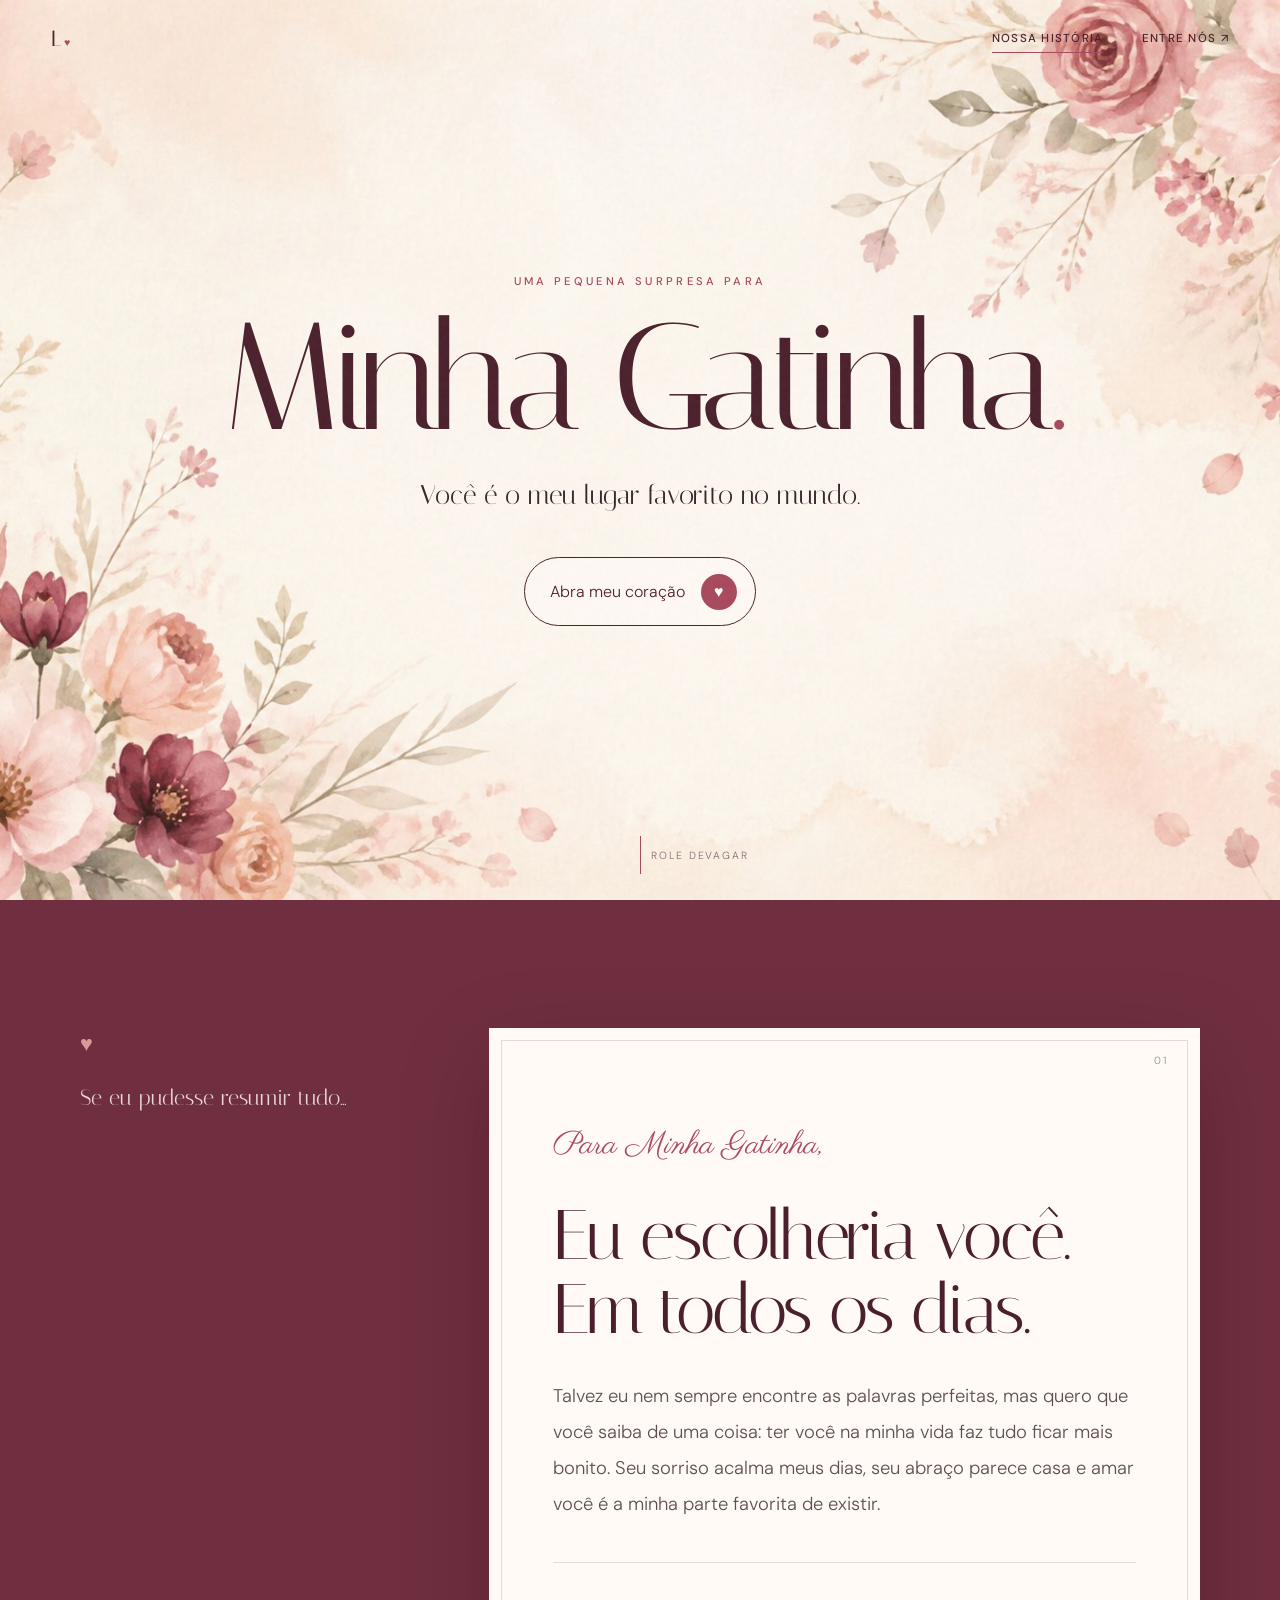
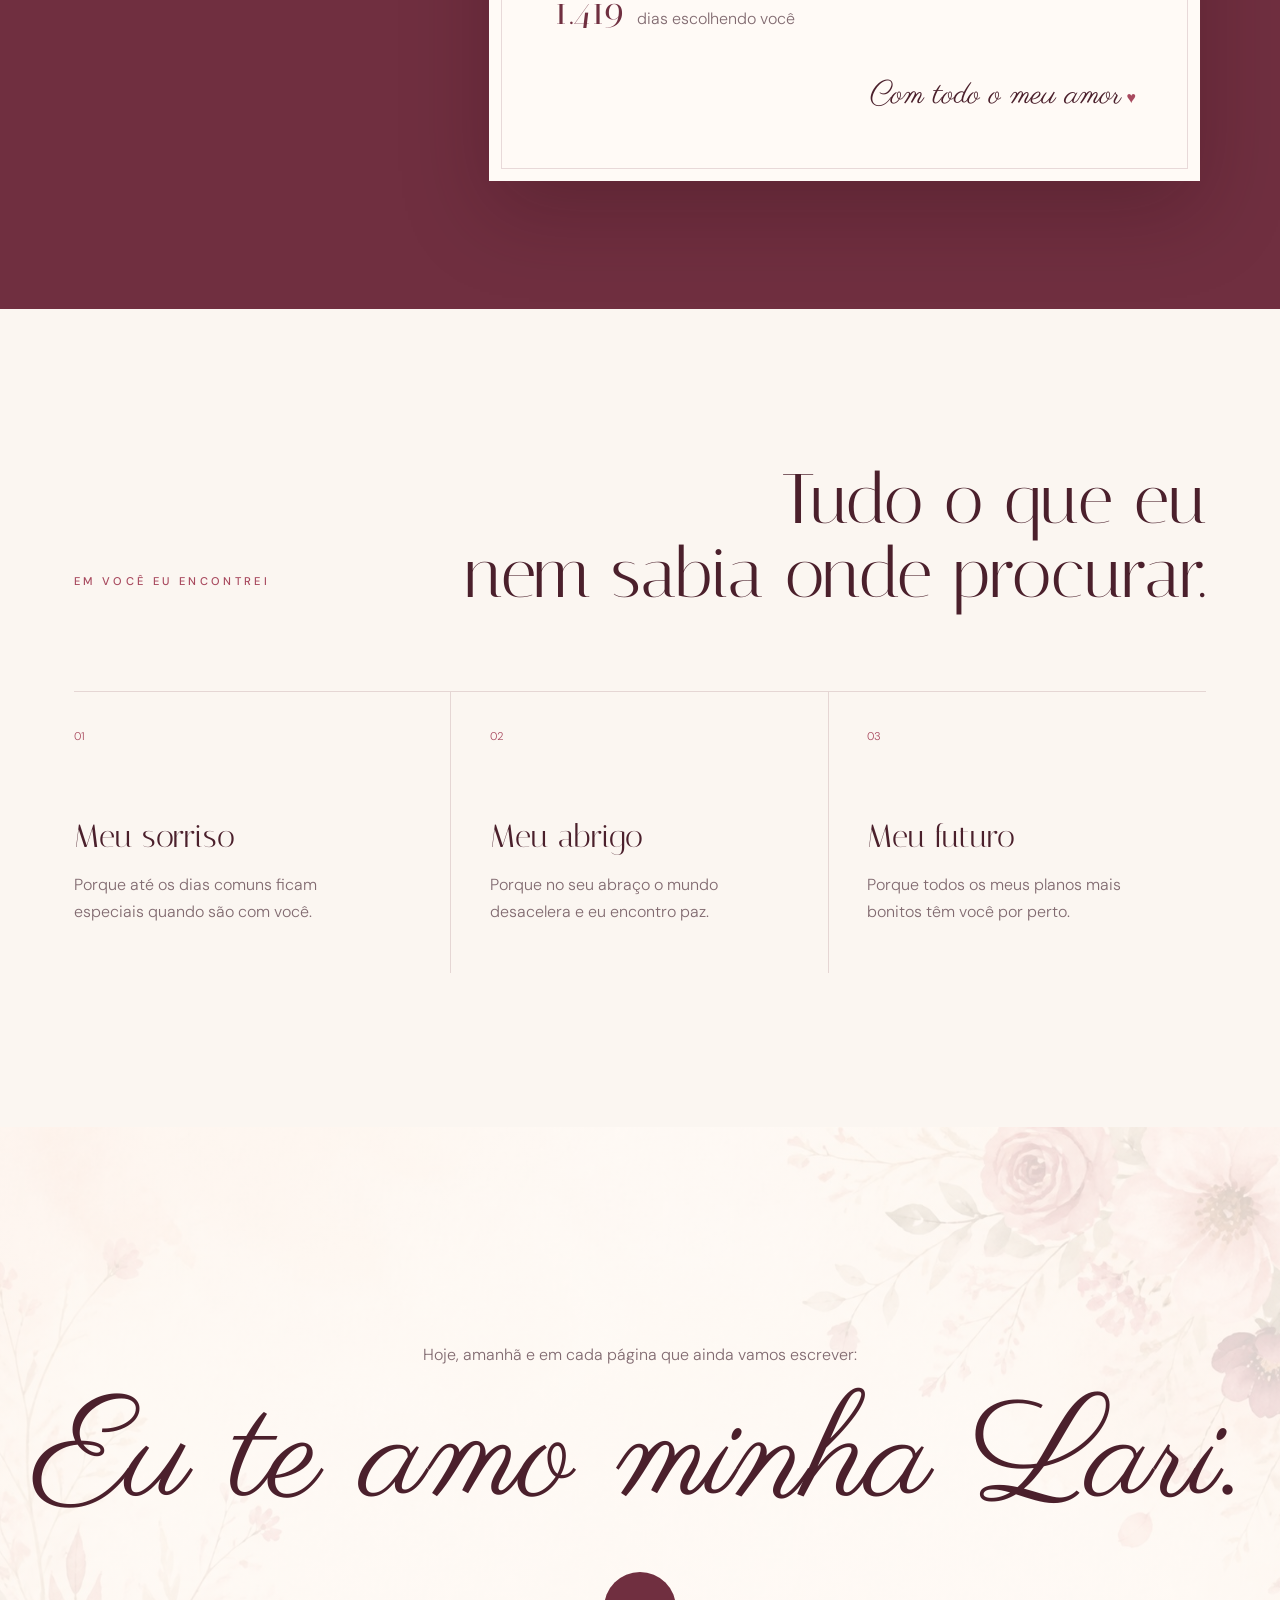
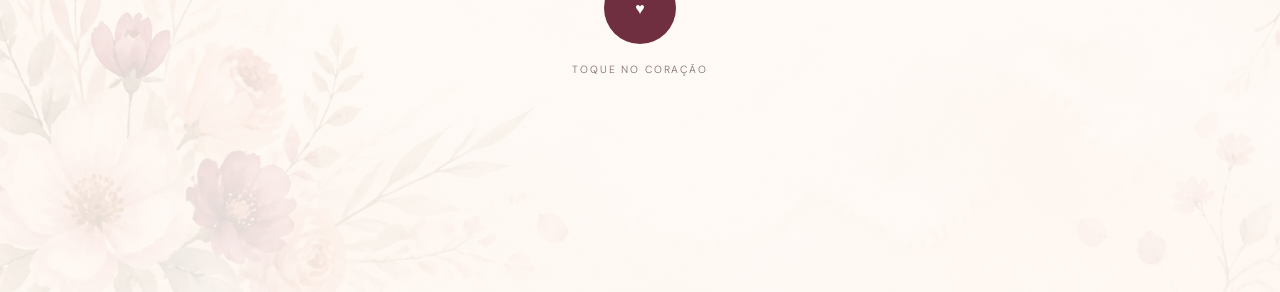
<file: index.html>
<!DOCTYPE html>
<html lang="pt-BR">
<head>
    <meta charset="UTF-8">
    <meta name="viewport" content="width=device-width, initial-scale=1.0">
    <meta name="theme-color" content="#f8eee9">
    <meta name="description" content="Uma pequena declaração para um grande amor.">
    <title>Para Minha Gatinha, com amor</title>
    <link rel="preconnect" href="https://fonts.googleapis.com">
    <link rel="preconnect" href="https://fonts.gstatic.com" crossorigin>
    <link href="https://fonts.googleapis.com/css2?family=DM+Sans:wght@300;400;500&family=Italiana&family=Parisienne&display=swap" rel="stylesheet">
    <link rel="stylesheet" href="assets/style.css">
</head>
<body>
    <div class="grain" aria-hidden="true"></div>

    <nav class="site-nav" aria-label="Navegação principal">
        <a class="site-nav__brand" href="index.html" aria-label="Página inicial">L<span>♥</span></a>
        <div class="site-nav__links">
            <a class="is-active" href="index.html" aria-current="page">Nossa história</a>
            <a href="jogo.html?v=5">Entre Nós <span aria-hidden="true">↗</span></a>
        </div>
    </nav>

    <main>
        <section class="hero" aria-labelledby="titulo-principal">
            <div class="hero__content">
                <p class="eyebrow reveal">Uma pequena surpresa para</p>
                <h1 id="titulo-principal" class="reveal reveal--delay-1">Minha Gatinha<span class="ponto">.</span></h1>
                <p class="hero__phrase reveal reveal--delay-2">Você é o meu lugar favorito no mundo.</p>

                <button class="love-button reveal reveal--delay-3" type="button" data-open-letter aria-controls="carta" aria-expanded="false">
                    <span>Abra meu coração</span>
                    <span class="love-button__heart" aria-hidden="true">♥</span>
                </button>
            </div>

            <div class="scroll-hint reveal reveal--delay-3" aria-hidden="true">
                <span></span>
                role devagar
            </div>
        </section>

        <section id="carta" class="letter-section" aria-labelledby="titulo-carta">
            <div class="letter-wrap">
                <div class="letter-intro observe">
                    <span class="tiny-heart" aria-hidden="true">♥</span>
                    <p>Se eu pudesse resumir tudo...</p>
                </div>

                <article class="letter observe">
                    <span class="letter__number" aria-hidden="true">01</span>
                    <p class="letter__to">Para Minha Gatinha,</p>
                    <h2 id="titulo-carta">Eu escolheria você.<br>Em todos os dias.</h2>
                    <p class="letter__text">Talvez eu nem sempre encontre as palavras perfeitas, mas quero que você saiba de uma coisa: ter você na minha vida faz tudo ficar mais bonito. Seu sorriso acalma meus dias, seu abraço parece casa e amar você é a minha parte favorita de existir.</p>

                    <div class="counter" data-start-date="2023-01-16" aria-label="Tempo juntos">
                        <strong data-days-together>1.324</strong>
                        <span>dias escolhendo você</span>
                    </div>

                    <p class="signature">Com todo o meu amor<span>♥</span></p>
                </article>
            </div>
        </section>

        <section class="reasons" aria-label="O que você significa para mim">
            <div class="reasons__heading observe">
                <p class="eyebrow">Em você eu encontrei</p>
                <h2>Tudo o que eu<br>nem sabia onde procurar.</h2>
            </div>

            <div class="reasons__grid">
                <article class="reason observe">
                    <span>01</span>
                    <h3>Meu sorriso</h3>
                    <p>Porque até os dias comuns ficam especiais quando são com você.</p>
                </article>
                <article class="reason observe">
                    <span>02</span>
                    <h3>Meu abrigo</h3>
                    <p>Porque no seu abraço o mundo desacelera e eu encontro paz.</p>
                </article>
                <article class="reason observe">
                    <span>03</span>
                    <h3>Meu futuro</h3>
                    <p>Porque todos os meus planos mais bonitos têm você por perto.</p>
                </article>
            </div>
        </section>

        <section class="finale" aria-label="Declaração final">
            <div class="finale__content observe">
                <p>Hoje, amanhã e em cada página que ainda vamos escrever:</p>
                <h2>Eu te amo minha Lari.</h2>
                <button class="heart-pulse" type="button" data-heart aria-label="Enviar um coração">
                    <span aria-hidden="true">♥</span>
                </button>
                <small>Toque no coração</small>
            </div>
        </section>
    </main>

    <div class="heart-toast" role="status" aria-live="polite">
        <span class="heart-toast__icon" aria-hidden="true">♥</span>
        <span>Esse coração é todo seu</span>
    </div>
    <script src="assets/script.js"></script>
</body>
</html>
</file>
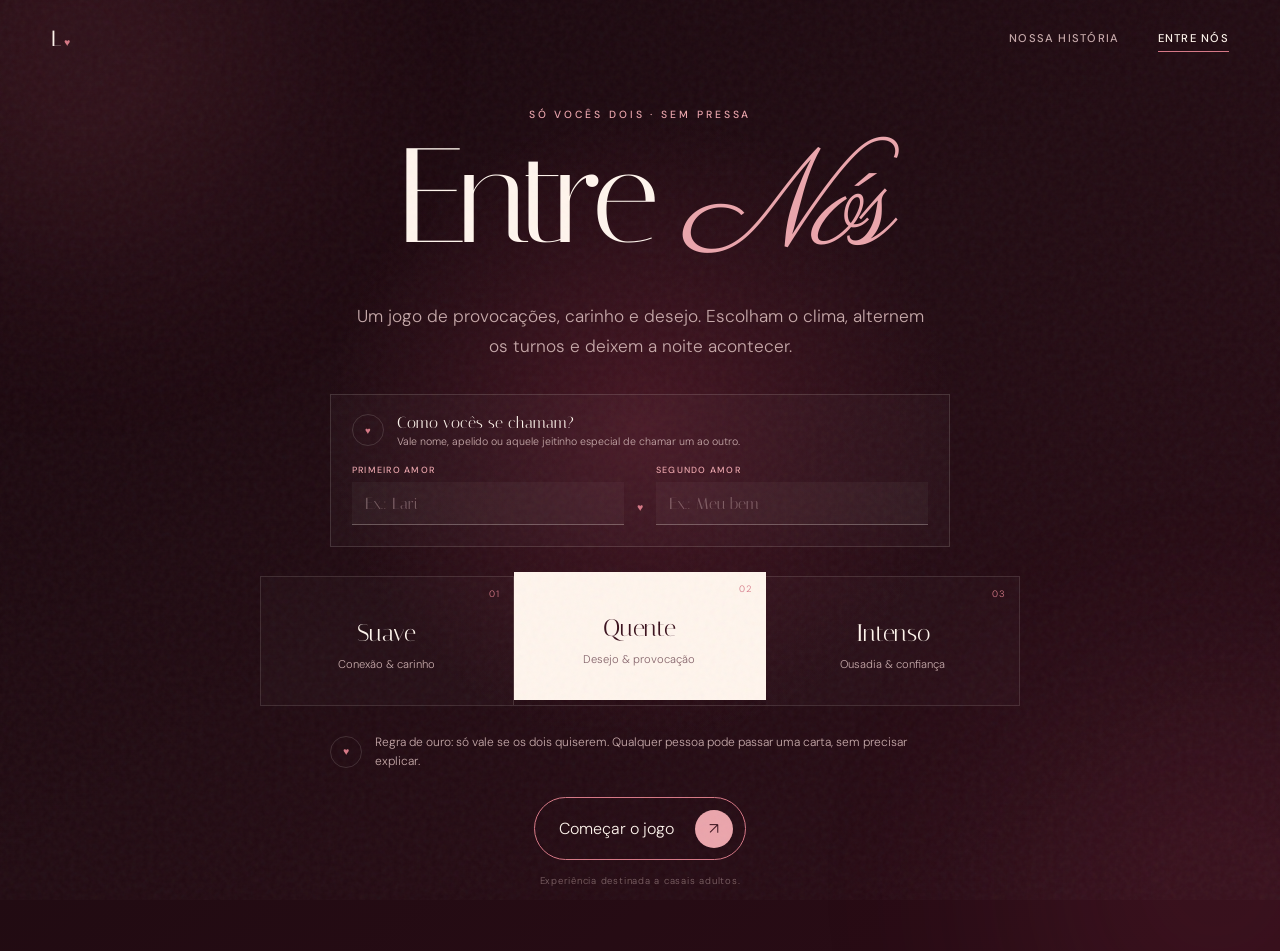
<file: jogo.html>
<!DOCTYPE html>
<html lang="pt-BR">
<head>
    <meta charset="UTF-8">
    <meta name="viewport" content="width=device-width, initial-scale=1.0">
    <meta http-equiv="Cache-Control" content="no-cache, no-store, must-revalidate">
    <meta http-equiv="Pragma" content="no-cache">
    <meta http-equiv="Expires" content="0">
    <meta name="theme-color" content="#2d101a">
    <meta name="description" content="Entre Nós: um jogo a dois para criar conexão e esquentar o clima.">
    <title>Entre Nós — Um jogo a dois</title>
    <link rel="preconnect" href="https://fonts.googleapis.com">
    <link rel="preconnect" href="https://fonts.gstatic.com" crossorigin>
    <link href="https://fonts.googleapis.com/css2?family=DM+Sans:wght@300;400;500;600&family=Italiana&family=Parisienne&display=swap" rel="stylesheet">
    <link rel="stylesheet" href="assets/jogo.css?v=5">
</head>
<body>
    <div class="game-grain" aria-hidden="true"></div>
    <div class="ambient ambient--one" aria-hidden="true"></div>
    <div class="ambient ambient--two" aria-hidden="true"></div>

    <nav class="game-nav" aria-label="Navegação principal">
        <a class="game-nav__brand" href="./" aria-label="Página inicial">L<span>♥</span></a>
        <div class="game-nav__links">
            <a href="./">Nossa história</a>
            <a class="is-active" href="jogo.html?v=5" aria-current="page">Entre Nós</a>
        </div>
    </nav>

    <main class="game-shell">
        <section class="game-intro" data-intro aria-labelledby="game-title">
            <p class="game-eyebrow">Só vocês dois · sem pressa</p>
            <h1 id="game-title">Entre <em>Nós</em></h1>
            <p class="game-lead">Um jogo de provocações, carinho e desejo. Escolham o clima, alternem os turnos e deixem a noite acontecer.</p>

            <div class="player-setup" aria-labelledby="players-title">
                <div class="player-setup__heading">
                    <span aria-hidden="true">♥</span>
                    <div>
                        <h2 id="players-title">Como vocês se chamam?</h2>
                        <p>Vale nome, apelido ou aquele jeitinho especial de chamar um ao outro.</p>
                    </div>
                </div>
                <div class="player-fields">
                    <label>
                        <span>Primeiro amor</span>
                        <input type="text" data-player-one maxlength="18" placeholder="Ex.: Lari" autocomplete="off">
                    </label>
                    <span class="player-fields__heart" aria-hidden="true">♥</span>
                    <label>
                        <span>Segundo amor</span>
                        <input type="text" data-player-two maxlength="18" placeholder="Ex.: Meu bem" autocomplete="off">
                    </label>
                </div>
            </div>

            <div class="level-picker" aria-label="Escolha a intensidade">
                <button class="level-option" type="button" data-level="suave">
                    <span class="level-option__number">01</span>
                    <strong>Suave</strong>
                    <small>Conexão & carinho</small>
                </button>
                <button class="level-option is-selected" type="button" data-level="quente">
                    <span class="level-option__number">02</span>
                    <strong>Quente</strong>
                    <small>Desejo & provocação</small>
                </button>
                <button class="level-option" type="button" data-level="intenso">
                    <span class="level-option__number">03</span>
                    <strong>Intenso</strong>
                    <small>Ousadia & confiança</small>
                </button>
            </div>

            <div class="agreement">
                <span aria-hidden="true">♥</span>
                <p>Regra de ouro: só vale se os dois quiserem. Qualquer pessoa pode passar uma carta, sem precisar explicar.</p>
            </div>

            <button class="start-button" type="button" data-start>
                <span>Começar o jogo</span>
                <span class="start-button__arrow" aria-hidden="true">↗</span>
            </button>
            <p class="adult-note">Experiência destinada a casais adultos.</p>
        </section>

        <section class="game-board" data-board hidden aria-live="polite" aria-labelledby="round-label">
            <header class="board-header">
                <button class="back-button" type="button" data-back aria-label="Voltar ao início">←</button>
                <div>
                    <p>Entre Nós</p>
                    <span data-level-label>Nível quente</span>
                </div>
                <p class="round-count"><span data-round>1</span> / 12</p>
            </header>

            <div class="progress" aria-hidden="true"><span data-progress></span></div>

            <div class="turn" id="round-label">
                <span class="turn__dot"></span>
                Vez de <strong data-player>Amor 1</strong>
            </div>

            <div class="privacy-gate" data-privacy-gate>
                <span class="privacy-gate__icon" aria-hidden="true">✦</span>
                <p>Carta confidencial</p>
                <h2>Passe o celular para<br><strong data-gate-player>Amor 1</strong></h2>
                <small>O desafio só aparece depois que a pessoa da vez confirmar.</small>
                <button type="button" data-reveal>
                    <span>Sou <span data-reveal-player>Amor 1</span> — revelar</span>
                    <span aria-hidden="true">→</span>
                </button>
            </div>

            <article class="challenge-card" data-card tabindex="-1" hidden>
                <div class="challenge-card__top">
                    <span data-card-type>Provocação</span>
                    <span data-card-number>01</span>
                </div>
                <div class="challenge-card__content">
                    <span class="challenge-card__icon" aria-hidden="true" data-card-icon>♥</span>
                    <p data-challenge>Chegue pertinho e diga, no ouvido, uma coisa que você adoraria que acontecesse hoje.</p>
                </div>
                <p class="challenge-card__footer">Sem pressa. Aproveitem o momento.</p>
            </article>

            <div class="game-actions" data-actions hidden>
                <button class="pass-button" type="button" data-pass>Passar esta</button>
                <button class="done-button" type="button" data-next>
                    <span>Feito</span>
                    <span aria-hidden="true">→</span>
                </button>
            </div>
        </section>

        <section class="game-finish" data-finish hidden aria-labelledby="finish-title">
            <span class="finish-heart" aria-hidden="true">♥</span>
            <p class="game-eyebrow">O jogo termina. O restante não precisa
            <h2 id="finish-title">Agora é só<br><em>vocês dois.</em></h2>
            <p>Doze momentos, um pouco mais de desejo e uma ótima desculpa para ficarem ainda mais perto.</p>
            <button class="start-button" type="button" data-restart>
                <span>Jogar de novo</span>
                <span class="start-button__arrow" aria-hidden="true">↻</span>
            </button>
            <a href="./" class="home-link">Voltar para nossa história</a>
        </section>
    </main>

    <script src="assets/jogo.js?v=5"></script>
</body>
</html>
</file>
<file: assets/style.css>
:root {
    --cream: #fbf6f1;
    --paper: #fffaf6;
    --rose: #a8495e;
    --rose-dark: #702f40;
    --wine: #4b202c;
    --ink: #38252a;
    --muted: #816a70;
    --line: rgba(112, 47, 64, 0.16);
    --sage: #87927c;
}

* {
    box-sizing: border-box;
}

html {
    scroll-behavior: smooth;
}

body {
    margin: 0;
    overflow-x: hidden;
    background: var(--cream);
    color: var(--ink);
    font-family: 'DM Sans', sans-serif;
    font-weight: 300;
}

button {
    font: inherit;
}

.site-nav {
    position: absolute;
    top: 0;
    left: 0;
    z-index: 15;
    display: flex;
    width: 100%;
    align-items: center;
    justify-content: space-between;
    padding: 1.5rem clamp(1.25rem, 4vw, 4rem);
}

.site-nav__brand {
    color: var(--wine);
    font-family: 'Italiana', serif;
    font-size: 1.4rem;
    text-decoration: none;
}

.site-nav__brand span {
    margin-left: 0.12rem;
    color: var(--rose);
    font-size: 0.65rem;
}

.site-nav__links {
    display: flex;
    align-items: center;
    gap: clamp(1rem, 3vw, 2.5rem);
}

.site-nav__links a {
    position: relative;
    padding: 0.45rem 0;
    color: var(--wine);
    font-size: 0.72rem;
    font-weight: 500;
    letter-spacing: 0.11em;
    text-decoration: none;
    text-transform: uppercase;
}

.site-nav__links a::after {
    content: '';
    position: absolute;
    right: 0;
    bottom: 0;
    left: 0;
    height: 1px;
    background: var(--rose);
    transform: scaleX(0);
    transition: transform 220ms ease;
}

.site-nav__links a:hover::after,
.site-nav__links a:focus-visible::after,
.site-nav__links a.is-active::after {
    transform: scaleX(1);
}

.grain {
    position: fixed;
    inset: 0;
    z-index: 20;
    pointer-events: none;
    opacity: 0.055;
    background-image: url("data:image/svg+xml,%3Csvg viewBox='0 0 180 180' xmlns='http://www.w3.org/2000/svg'%3E%3Cfilter id='n'%3E%3CfeTurbulence type='fractalNoise' baseFrequency='.9' numOctaves='3' stitchTiles='stitch'/%3E%3C/filter%3E%3Crect width='100%25' height='100%25' filter='url(%23n)' opacity='.8'/%3E%3C/svg%3E");
}

.hero {
    position: relative;
    min-height: 100svh;
    display: grid;
    place-items: center;
    isolation: isolate;
    padding: 5rem 1.5rem;
    text-align: center;
    background: var(--paper) url('flores-romanticas.jpg') center / cover no-repeat;
}

.hero::before {
    content: '';
    position: absolute;
    inset: 0;
    z-index: -1;
    background: radial-gradient(circle at center, rgba(255, 250, 246, 0.35) 0 32%, rgba(255, 250, 246, 0.05) 68%);
}

.hero__content {
    max-width: 850px;
}

.eyebrow {
    margin: 0 0 1.4rem;
    color: var(--rose);
    font-size: 0.7rem;
    font-weight: 500;
    letter-spacing: 0.3em;
    text-transform: uppercase;
}

.hero h1 {
    margin: 0;
    color: var(--wine);
    font-family: 'Italiana', serif;
    font-size: clamp(4.4rem, 13vw, 9.5rem);
    font-weight: 400;
    line-height: 0.88;
    letter-spacing: -0.055em;
}

.ponto {
    color: var(--rose);
}

.hero__phrase {
    max-width: 540px;
    margin: 2rem auto 2.6rem;
    font-family: 'Italiana', serif;
    font-size: clamp(1.25rem, 2.2vw, 1.7rem);
    line-height: 1.45;
}

.love-button {
    display: inline-flex;
    align-items: center;
    gap: 1rem;
    padding: 0.95rem 1.15rem 0.95rem 1.55rem;
    border: 1px solid var(--wine);
    border-radius: 99px;
    color: var(--wine);
    background: rgba(255, 250, 246, 0.7);
    cursor: pointer;
    transition: color 250ms ease, background 250ms ease, transform 250ms ease;
}

.love-button:hover,
.love-button:focus-visible {
    color: white;
    background: var(--wine);
    outline: none;
    transform: translateY(-2px);
}

.love-button__heart {
    display: grid;
    width: 2.25rem;
    aspect-ratio: 1;
    place-items: center;
    border-radius: 50%;
    color: white;
    background: var(--rose);
}

.scroll-hint {
    position: absolute;
    bottom: 1.6rem;
    left: 50%;
    display: flex;
    align-items: center;
    gap: 0.65rem;
    color: var(--muted);
    font-size: 0.65rem;
    letter-spacing: 0.18em;
    text-transform: uppercase;
    transform: translateX(-50%);
}

.scroll-hint span {
    display: block;
    width: 1px;
    height: 2.4rem;
    background: var(--rose);
    animation: scroll-line 1.8s ease-in-out infinite;
    transform-origin: top;
}

.letter-section {
    position: relative;
    padding: clamp(5rem, 10vw, 9rem) 1.5rem;
    background: var(--rose-dark);
}

.letter-section::before {
    content: '♥';
    position: absolute;
    top: 2rem;
    right: 7vw;
    color: rgba(255, 255, 255, 0.035);
    font-size: 22rem;
    line-height: 1;
}

.letter-wrap {
    position: relative;
    z-index: 1;
    display: grid;
    grid-template-columns: minmax(180px, 0.45fr) minmax(0, 1fr);
    gap: clamp(2rem, 7vw, 8rem);
    max-width: 1120px;
    margin: 0 auto;
    align-items: start;
}

.letter-intro {
    position: sticky;
    top: 2rem;
    color: #ead7d6;
    font-family: 'Italiana', serif;
    font-size: 1.35rem;
    line-height: 1.5;
}

.tiny-heart {
    display: block;
    margin-bottom: 1.2rem;
    color: #d99a9e;
}

.letter {
    position: relative;
    padding: clamp(2.2rem, 5vw, 5.2rem);
    box-shadow: 0 30px 80px rgba(40, 8, 17, 0.25);
    background: var(--paper);
}

.letter::after {
    content: '';
    position: absolute;
    inset: 12px;
    pointer-events: none;
    border: 1px solid var(--line);
}

.letter__number {
    position: absolute;
    top: 1.6rem;
    right: 2rem;
    color: var(--sage);
    font-size: 0.65rem;
    letter-spacing: 0.2em;
}

.letter__to {
    color: var(--rose);
    font-family: 'Parisienne', cursive;
    font-size: 2rem;
}

.letter h2 {
    margin: 1.2rem 0 2rem;
    color: var(--wine);
    font-family: 'Italiana', serif;
    font-size: clamp(2.6rem, 5.5vw, 5.2rem);
    font-weight: 400;
    line-height: 1.05;
    letter-spacing: -0.035em;
}

.letter__text {
    max-width: 620px;
    margin: 0;
    color: #604e52;
    font-size: clamp(1rem, 1.6vw, 1.15rem);
    line-height: 1.95;
}

.counter {
    display: flex;
    align-items: baseline;
    gap: 0.8rem;
    margin-top: 2.5rem;
    padding-top: 1.5rem;
    border-top: 1px solid var(--line);
    color: var(--muted);
}

.counter strong {
    color: var(--rose-dark);
    font-family: 'Italiana', serif;
    font-size: 2.5rem;
    font-weight: 400;
}

.signature {
    margin: 2.5rem 0 0;
    color: var(--wine);
    font-family: 'Parisienne', cursive;
    font-size: 2rem;
    text-align: right;
}

.signature span {
    margin-left: 0.35rem;
    color: var(--rose);
    font-family: serif;
    font-size: 1rem;
}

.reasons {
    max-width: 1180px;
    margin: 0 auto;
    padding: clamp(6rem, 12vw, 11rem) 1.5rem;
}

.reasons__heading {
    display: flex;
    justify-content: space-between;
    gap: 2rem;
    align-items: end;
    margin-bottom: 5rem;
}

.reasons__heading h2 {
    margin: 0;
    color: var(--wine);
    font-family: 'Italiana', serif;
    font-size: clamp(2.6rem, 5.5vw, 5rem);
    font-weight: 400;
    line-height: 1.05;
    text-align: right;
}

.reasons__grid {
    display: grid;
    grid-template-columns: repeat(3, 1fr);
    border-top: 1px solid var(--line);
}

.reason {
    min-height: 280px;
    padding: 2rem clamp(1rem, 3vw, 2.5rem);
    border-right: 1px solid var(--line);
}

.reason:first-child {
    padding-left: 0;
}

.reason:last-child {
    padding-right: 0;
    border-right: 0;
}

.reason > span {
    color: var(--rose);
    font-size: 0.7rem;
}

.reason h3 {
    margin: 4.5rem 0 1rem;
    color: var(--wine);
    font-family: 'Italiana', serif;
    font-size: 2rem;
    font-weight: 400;
}

.reason p {
    max-width: 260px;
    color: var(--muted);
    line-height: 1.7;
}

.finale {
    position: relative;
    min-height: 85svh;
    display: grid;
    place-items: center;
    overflow: hidden;
    padding: 5rem 1.5rem;
    text-align: center;
    background: linear-gradient(rgba(255, 250, 246, 0.8), rgba(255, 250, 246, 0.88)), url('flores-romanticas.jpg') center / cover no-repeat;
}

.finale__content {
    position: relative;
    z-index: 1;
}

.finale p {
    margin: 0 auto 1.25rem;
    color: var(--muted);
    line-height: 1.7;
}

.finale h2 {
    margin: 0 0 2.5rem;
    color: var(--wine);
    font-family: 'Parisienne', cursive;
    font-size: clamp(4.5rem, 12vw, 9rem);
    font-weight: 400;
    line-height: 1;
}

.heart-pulse {
    display: grid;
    width: 4.5rem;
    margin: 0 auto 0.8rem;
    border: 0;
    aspect-ratio: 1;
    place-items: center;
    border-radius: 50%;
    color: white;
    background: var(--rose-dark);
    box-shadow: 0 0 0 0 rgba(168, 73, 94, 0.35);
    cursor: pointer;
    animation: heartbeat 2s infinite;
}

.heart-pulse:hover,
.heart-pulse:focus-visible {
    outline: 3px solid rgba(168, 73, 94, 0.25);
    transform: scale(1.08);
}

.finale small {
    color: var(--muted);
    font-size: 0.65rem;
    letter-spacing: 0.18em;
    text-transform: uppercase;
}

.heart-toast {
    position: fixed;
    left: 50%;
    bottom: clamp(2rem, 8vh, 5rem);
    z-index: 30;
    display: flex;
    align-items: center;
    gap: 0.85rem;
    width: max-content;
    max-width: calc(100vw - 2rem);
    padding: 0.8rem 1.35rem 0.8rem 0.8rem;
    border: 1px solid rgba(255, 255, 255, 0.32);
    border-radius: 99px;
    color: white;
    background: linear-gradient(135deg, #7d3247, var(--wine));
    box-shadow: 0 18px 50px rgba(75, 32, 44, 0.38), 0 0 0 6px rgba(168, 73, 94, 0.09);
    font-family: 'Italiana', serif;
    font-size: 1.05rem;
    letter-spacing: 0.015em;
    opacity: 0;
    pointer-events: none;
    transform: translate(-50%, 1.5rem) scale(0.92);
    transition: opacity 350ms ease, transform 450ms cubic-bezier(.2, .8, .2, 1);
}

.heart-toast.is-visible {
    opacity: 1;
    transform: translate(-50%, 0) scale(1);
}

.heart-toast__icon {
    display: grid;
    flex: 0 0 auto;
    width: 2.6rem;
    aspect-ratio: 1;
    place-items: center;
    border-radius: 50%;
    color: var(--wine);
    background: #fff6f3;
    box-shadow: inset 0 0 0 1px rgba(112, 47, 64, 0.08);
    animation: toast-heart 1.1s ease-in-out infinite;
}

.floating-heart {
    position: fixed;
    z-index: 25;
    bottom: 5rem;
    color: var(--rose);
    pointer-events: none;
    animation: float-away 2.2s ease-out forwards;
}

.reveal {
    opacity: 0;
    animation: reveal-up 900ms cubic-bezier(.2, .75, .25, 1) forwards;
}

.reveal--delay-1 { animation-delay: 150ms; }
.reveal--delay-2 { animation-delay: 300ms; }
.reveal--delay-3 { animation-delay: 500ms; }

@keyframes reveal-up {
    from { opacity: 0; transform: translateY(1.4rem); }
    to { opacity: 1; transform: translateY(0); }
}

@keyframes scroll-line {
    0%, 100% { transform: scaleY(0.4); opacity: 0.35; }
    50% { transform: scaleY(1); opacity: 1; }
}

@keyframes heartbeat {
    0%, 40%, 100% { box-shadow: 0 0 0 0 rgba(168, 73, 94, 0.35); transform: scale(1); }
    15% { transform: scale(1.07); }
    60% { box-shadow: 0 0 0 15px rgba(168, 73, 94, 0); }
}

@keyframes toast-heart {
    0%, 100% { transform: scale(1); }
    45% { transform: scale(1.14); }
}

@keyframes float-away {
    from { opacity: 1; transform: translate(0, 0) rotate(0); }
    to { opacity: 0; transform: translate(var(--drift), -220px) rotate(25deg); }
}

@media (max-width: 760px) {
    .site-nav {
        padding: 1.15rem 1.25rem;
    }

    .site-nav__links {
        gap: 1rem;
    }

    .site-nav__links a {
        font-size: 0.58rem;
        letter-spacing: 0.07em;
    }

    .hero {
        background-position: 55% center;
    }

    .hero h1 {
        font-size: clamp(3.35rem, 17vw, 4.2rem);
        letter-spacing: -0.045em;
    }

    .hero__phrase {
        max-width: 320px;
    }

    .scroll-hint {
        display: none;
    }

    .letter-wrap {
        grid-template-columns: 1fr;
    }

    .letter-intro {
        position: static;
    }

    .reasons__heading {
        display: block;
    }

    .reasons__heading h2 {
        text-align: left;
    }

    .reasons__grid {
        grid-template-columns: 1fr;
    }

    .reason,
    .reason:first-child,
    .reason:last-child {
        min-height: auto;
        padding: 1.8rem 0 2.4rem;
        border-right: 0;
        border-bottom: 1px solid var(--line);
    }

    .reason h3 {
        margin-top: 2rem;
    }
}

@media (prefers-reduced-motion: reduce) {
    html { scroll-behavior: auto; }
    *, *::before, *::after {
        animation-duration: 0.01ms !important;
        animation-iteration-count: 1 !important;
        transition-duration: 0.01ms !important;
    }
}
</file>
<file: assets/jogo.css>
:root {
    --night: #210b12;
    --wine: #3a111d;
    --wine-light: #5d2030;
    --rose: #d77886;
    --rose-soft: #eba5ac;
    --cream: #fff5ed;
    --muted: #c7a9aa;
    --line: rgba(255, 245, 237, 0.14);
}

* { box-sizing: border-box; }

html { min-height: 100%; }

body {
    min-height: 100vh;
    margin: 0;
    overflow-x: hidden;
    color: var(--cream);
    background:
        radial-gradient(circle at 50% 45%, rgba(113, 34, 54, 0.45), transparent 38%),
        linear-gradient(145deg, #18070d, var(--night) 48%, #2b0c16);
    font-family: 'DM Sans', sans-serif;
    font-weight: 300;
}

button, a { font: inherit; }

button { color: inherit; }

.game-grain {
    position: fixed;
    inset: 0;
    z-index: 20;
    pointer-events: none;
    opacity: 0.07;
    background-image: url("data:image/svg+xml,%3Csvg viewBox='0 0 180 180' xmlns='http://www.w3.org/2000/svg'%3E%3Cfilter id='n'%3E%3CfeTurbulence type='fractalNoise' baseFrequency='.9' numOctaves='3' stitchTiles='stitch'/%3E%3C/filter%3E%3Crect width='100%25' height='100%25' filter='url(%23n)' opacity='.7'/%3E%3C/svg%3E");
}

.ambient {
    position: fixed;
    width: 26rem;
    aspect-ratio: 1;
    border-radius: 50%;
    pointer-events: none;
    filter: blur(110px);
    opacity: 0.14;
}

.ambient--one { top: -10rem; left: -8rem; background: #d75b73; }
.ambient--two { right: -9rem; bottom: -12rem; background: #a73c58; }

.game-nav {
    position: relative;
    z-index: 10;
    display: flex;
    align-items: center;
    justify-content: space-between;
    padding: 1.5rem clamp(1.25rem, 4vw, 4rem);
}

.game-nav__brand {
    color: var(--cream);
    font-family: 'Italiana', serif;
    font-size: 1.4rem;
    text-decoration: none;
}

.game-nav__brand span { margin-left: .12rem; color: var(--rose); font-size: .65rem; }

.game-nav__links { display: flex; gap: clamp(1rem, 3vw, 2.5rem); }

.game-nav__links a {
    position: relative;
    padding: .45rem 0;
    color: var(--muted);
    font-size: .7rem;
    font-weight: 500;
    letter-spacing: .11em;
    text-decoration: none;
    text-transform: uppercase;
}

.game-nav__links a::after {
    content: '';
    position: absolute;
    right: 0;
    bottom: 0;
    left: 0;
    height: 1px;
    background: var(--rose);
    transform: scaleX(0);
    transition: transform 220ms ease;
}

.game-nav__links a:hover::after,
.game-nav__links a:focus-visible::after,
.game-nav__links a.is-active::after { transform: scaleX(1); }

.game-nav__links a.is-active { color: var(--cream); }

.game-shell {
    position: relative;
    z-index: 2;
    display: grid;
    grid-template-columns: minmax(0, 1fr);
    min-height: calc(100svh - 86px);
    place-items: center;
    padding: 2rem 1.25rem 4rem;
}

.game-intro, .game-finish {
    width: min(100%, 920px);
    min-width: 0;
    justify-self: center;
    text-align: center;
    animation: appear 650ms cubic-bezier(.2,.75,.25,1) both;
}

.game-eyebrow {
    margin: 0 0 1rem;
    color: var(--rose-soft);
    font-size: .65rem;
    font-weight: 500;
    letter-spacing: .28em;
    text-transform: uppercase;
}

.game-intro h1 {
    margin: 0;
    font-family: 'Italiana', serif;
    font-size: clamp(4.6rem, 12vw, 8.4rem);
    font-weight: 400;
    line-height: .9;
    letter-spacing: -.055em;
}

em {
    color: var(--rose-soft);
    font-family: 'Parisienne', cursive;
    font-weight: 400;
}

.game-lead {
    max-width: 580px;
    margin: 1.8rem auto 2rem;
    color: var(--muted);
    font-size: clamp(.95rem, 1.7vw, 1.08rem);
    line-height: 1.75;
}

.player-setup {
    max-width: 620px;
    margin: 0 auto 1.8rem;
    padding: 1.15rem 1.3rem 1.3rem;
    border: 1px solid var(--line);
    background: rgba(255,255,255,.025);
    text-align: left;
}

.player-setup__heading {
    display: flex;
    align-items: center;
    gap: .8rem;
    margin-bottom: 1rem;
}

.player-setup__heading > span {
    display: grid;
    flex: 0 0 auto;
    width: 2rem;
    border: 1px solid var(--line);
    aspect-ratio: 1;
    place-items: center;
    border-radius: 50%;
    color: var(--rose);
    font-size: .6rem;
}

.player-setup h2 {
    margin: 0 0 .18rem;
    font-family: 'Italiana', serif;
    font-size: 1rem;
    font-weight: 400;
}

.player-setup p {
    margin: 0;
    color: var(--muted);
    font-size: .66rem;
}

.player-fields {
    display: grid;
    grid-template-columns: 1fr auto 1fr;
    align-items: end;
    gap: .8rem;
}

.player-fields label > span {
    display: block;
    margin-bottom: .4rem;
    color: var(--rose-soft);
    font-size: .56rem;
    font-weight: 500;
    letter-spacing: .14em;
    text-transform: uppercase;
}

.player-fields input {
    width: 100%;
    padding: .72rem .8rem;
    border: 0;
    border-bottom: 1px solid rgba(255,245,237,.28);
    border-radius: 0;
    outline: 0;
    color: var(--cream);
    background: rgba(255,255,255,.035);
    font-family: 'Italiana', serif;
    font-size: 1rem;
    transition: border-color 200ms ease, background 200ms ease;
}

.player-fields input::placeholder { color: rgba(199,169,170,.45); }

.player-fields input:focus {
    border-color: var(--rose);
    background: rgba(255,255,255,.065);
}

.player-fields__heart {
    padding-bottom: .7rem;
    color: var(--rose);
    font-size: .65rem;
}

.level-picker {
    display: grid;
    grid-template-columns: repeat(3, 1fr);
    max-width: 760px;
    margin: 0 auto;
    border: 1px solid var(--line);
}

.level-option {
    position: relative;
    min-height: 128px;
    padding: 1.4rem 1rem;
    border: 0;
    border-right: 1px solid var(--line);
    background: rgba(255,255,255,.02);
    cursor: pointer;
    transition: background 250ms ease, transform 250ms ease;
}

.level-option:last-child { border-right: 0; }
.level-option:hover, .level-option:focus-visible { background: rgba(255,255,255,.06); outline: none; }
.level-option.is-selected { background: var(--cream); color: var(--wine); transform: translateY(-5px); }

.level-option__number {
    position: absolute;
    top: .7rem;
    right: .8rem;
    color: var(--rose);
    font-size: .58rem;
    letter-spacing: .1em;
}

.level-option strong { display: block; margin: .65rem 0 .35rem; font-family: 'Italiana', serif; font-size: 1.5rem; font-weight: 400; }
.level-option small { color: var(--muted); font-size: .7rem; }
.level-option.is-selected small { color: #86646b; }

.agreement {
    display: flex;
    max-width: 620px;
    align-items: center;
    gap: .8rem;
    margin: 1.7rem auto;
    color: var(--muted);
    text-align: left;
}

.agreement span { display: grid; flex: 0 0 auto; width: 2rem; aspect-ratio: 1; place-items: center; border: 1px solid var(--line); border-radius: 50%; color: var(--rose); font-size: .65rem; }
.agreement p { margin: 0; font-size: .75rem; line-height: 1.55; }

.start-button {
    display: inline-flex;
    align-items: center;
    gap: 1.3rem;
    padding: .7rem .75rem .7rem 1.55rem;
    border: 1px solid var(--rose);
    border-radius: 99px;
    color: var(--cream);
    background: transparent;
    cursor: pointer;
    transition: background 220ms ease, transform 220ms ease;
}

.start-button:hover, .start-button:focus-visible { background: rgba(215,120,134,.12); outline: none; transform: translateY(-2px); }
.start-button__arrow { display: grid; width: 2.4rem; aspect-ratio: 1; place-items: center; border-radius: 50%; color: var(--wine); background: var(--rose-soft); }
.adult-note { margin: .85rem 0 0; color: rgba(199,169,170,.55); font-size: .6rem; letter-spacing: .08em; }

.game-board { width: min(100%, 650px); animation: appear 500ms ease both; }
.board-header { display: grid; grid-template-columns: 44px 1fr 44px; align-items: center; margin-bottom: 1rem; text-align: center; }
.back-button { width: 2.5rem; border: 1px solid var(--line); aspect-ratio: 1; border-radius: 50%; background: transparent; cursor: pointer; }
.back-button:hover, .back-button:focus-visible { border-color: var(--rose); outline: none; }
.board-header p { margin: 0; font-family: 'Italiana', serif; font-size: 1.1rem; }
.board-header div span { color: var(--muted); font-size: .6rem; letter-spacing: .12em; text-transform: uppercase; }
.board-header .round-count { color: var(--muted); font-family: 'DM Sans', sans-serif; font-size: .65rem; }

.progress { height: 1px; margin-bottom: 1.8rem; overflow: hidden; background: var(--line); }
.progress span { display: block; width: 8.333%; height: 100%; background: var(--rose); transition: width 350ms ease; }

.turn { margin-bottom: 1rem; color: var(--muted); font-size: .7rem; letter-spacing: .08em; text-align: center; text-transform: uppercase; }
.turn strong { color: var(--cream); font-weight: 500; }
.turn__dot { display: inline-block; width: .4rem; margin-right: .45rem; aspect-ratio: 1; border-radius: 50%; background: var(--rose); box-shadow: 0 0 0 5px rgba(215,120,134,.1); }

.privacy-gate {
    position: relative;
    display: grid;
    min-height: 390px;
    align-content: center;
    justify-items: center;
    padding: clamp(1.5rem, 5vw, 2.7rem);
    overflow: hidden;
    border: 1px solid rgba(255,255,255,.18);
    background:
        radial-gradient(circle at 50% 35%, rgba(215,120,134,.16), transparent 35%),
        rgba(255,255,255,.025);
    text-align: center;
    box-shadow: 0 30px 90px rgba(0,0,0,.25);
    animation: appear 420ms ease both;
}

.privacy-gate::before {
    content: '?';
    position: absolute;
    color: rgba(255,255,255,.025);
    font-family: 'Italiana', serif;
    font-size: 24rem;
    line-height: 1;
    transform: rotate(8deg);
}

.privacy-gate > * { position: relative; z-index: 1; }

.privacy-gate__icon {
    display: grid;
    width: 3.2rem;
    margin-bottom: 1.2rem;
    border: 1px solid var(--line);
    aspect-ratio: 1;
    place-items: center;
    border-radius: 50%;
    color: var(--rose-soft);
}

.privacy-gate p {
    margin: 0 0 .8rem;
    color: var(--rose-soft);
    font-size: .62rem;
    font-weight: 500;
    letter-spacing: .22em;
    text-transform: uppercase;
}

.privacy-gate h2 {
    margin: 0;
    font-family: 'Italiana', serif;
    font-size: clamp(2rem, 6vw, 3rem);
    font-weight: 400;
    line-height: 1.18;
}

.privacy-gate h2 strong {
    color: var(--rose-soft);
    font-family: 'Parisienne', cursive;
    font-size: 1.3em;
    font-weight: 400;
}

.privacy-gate small {
    max-width: 350px;
    margin: 1rem 0 1.5rem;
    color: var(--muted);
    font-size: .7rem;
    line-height: 1.55;
}

.privacy-gate button {
    display: inline-flex;
    align-items: center;
    gap: 1rem;
    padding: .65rem .65rem .65rem 1.3rem;
    border: 1px solid var(--rose);
    border-radius: 99px;
    background: transparent;
    cursor: pointer;
}

.privacy-gate button > span:last-child {
    display: grid;
    width: 2.3rem;
    aspect-ratio: 1;
    place-items: center;
    border-radius: 50%;
    color: var(--wine);
    background: var(--rose-soft);
}

.privacy-gate button:hover,
.privacy-gate button:focus-visible {
    outline: none;
    background: rgba(215,120,134,.1);
}

.challenge-card {
    position: relative;
    display: flex;
    min-height: 390px;
    flex-direction: column;
    padding: clamp(1.5rem, 5vw, 2.7rem);
    border: 1px solid rgba(255,255,255,.22);
    color: var(--wine);
    background:
        radial-gradient(circle at 10% 10%, rgba(215,120,134,.12), transparent 25%),
        var(--cream);
    box-shadow: 0 30px 90px rgba(0,0,0,.35);
    outline: none;
}

.challenge-card::after { content: ''; position: absolute; inset: 10px; pointer-events: none; border: 1px solid rgba(93,32,48,.12); }
.challenge-card.is-changing { animation: card-change 360ms ease; }
.challenge-card__top { position: relative; z-index: 1; display: flex; justify-content: space-between; color: #9b6a73; font-size: .62rem; font-weight: 500; letter-spacing: .2em; text-transform: uppercase; }
.challenge-card__content { position: relative; z-index: 1; display: grid; flex: 1; align-content: center; justify-items: center; text-align: center; }
.challenge-card__icon { display: grid; width: 3rem; margin-bottom: 1.4rem; border: 1px solid rgba(93,32,48,.16); aspect-ratio: 1; place-items: center; border-radius: 50%; color: var(--rose); }
.challenge-card__content p { max-width: 500px; margin: 0; font-family: 'Italiana', serif; font-size: clamp(1.7rem, 5vw, 2.5rem); line-height: 1.28; }
.challenge-card__footer { position: relative; z-index: 1; margin: 0; color: #9b7d82; font-size: .68rem; letter-spacing: .06em; text-align: center; }

.game-actions { display: grid; grid-template-columns: 1fr 1.4fr; gap: .8rem; margin-top: 1rem; }
.game-actions button { min-height: 3.6rem; border: 1px solid var(--line); cursor: pointer; }
.pass-button { color: var(--muted); background: transparent; }
.pass-button:hover, .pass-button:focus-visible { border-color: var(--muted); outline: none; }
.done-button { display: flex; align-items: center; justify-content: space-between; padding: 0 .65rem 0 1.4rem; color: var(--wine); background: var(--rose-soft); }
.done-button span:last-child { display: grid; width: 2.5rem; border: 1px solid rgba(58,17,29,.18); aspect-ratio: 1; place-items: center; border-radius: 50%; }
.done-button:hover, .done-button:focus-visible { background: var(--cream); outline: none; }

.game-finish { max-width: 650px; }
.finish-heart { display: block; margin-bottom: 1.5rem; color: var(--rose); font-size: 2rem; animation: heart 1.6s ease-in-out infinite; }
.game-finish h2 { margin: 0; font-family: 'Italiana', serif; font-size: clamp(3.5rem, 10vw, 6.5rem); font-weight: 400; line-height: .95; }
.game-finish > p:not(.game-eyebrow) { max-width: 480px; margin: 1.8rem auto 2rem; color: var(--muted); line-height: 1.7; }
.home-link { display: block; width: max-content; margin: 1.5rem auto 0; color: var(--muted); font-size: .7rem; letter-spacing: .08em; text-underline-offset: .35rem; }

[hidden] { display: none !important; }

@keyframes appear { from { opacity: 0; transform: translateY(18px); } to { opacity: 1; transform: translateY(0); } }
@keyframes card-change { 0% { opacity: 1; transform: translateX(0) rotate(0); } 45% { opacity: 0; transform: translateX(-24px) rotate(-1deg); } 55% { opacity: 0; transform: translateX(24px) rotate(1deg); } 100% { opacity: 1; transform: translateX(0) rotate(0); } }
@keyframes heart { 0%, 100% { transform: scale(1); } 40% { transform: scale(1.16); } }

@media (max-width: 620px) {
    .game-nav { padding: 1.15rem 1.25rem; }
    .game-nav__links { gap: 1rem; }
    .game-nav__links a:first-child { display: none; }
    .game-nav__links a { font-size: .58rem; letter-spacing: .07em; }
    .game-shell {
        min-height: calc(100svh - 70px);
        align-items: start;
        padding-top: 1.25rem;
    }
    .game-intro h1 { font-size: clamp(3.5rem, 16vw, 4.35rem); }
    .game-lead { margin: 1.25rem auto 1.4rem; }
    .player-setup {
        margin-bottom: 1.4rem;
        padding: 1rem;
        border-color: rgba(235,165,172,.35);
        background: rgba(255,255,255,.045);
    }
    .player-setup__heading { align-items: flex-start; }
    .player-setup p { line-height: 1.45; }
    .player-fields { grid-template-columns: 1fr; gap: .7rem; }
    .player-fields__heart { display: none; }
    .level-picker { grid-template-columns: 1fr; }
    .level-option { min-height: 77px; border-right: 0; border-bottom: 1px solid var(--line); }
    .level-option:last-child { border-bottom: 0; }
    .level-option.is-selected { transform: translateX(4px); }
    .level-option strong { margin: 0 0 .15rem; }
    .agreement { max-width: 390px; }
    .challenge-card { min-height: 360px; }
    .privacy-gate { min-height: 360px; }
}

@media (prefers-reduced-motion: reduce) {
    *, *::before, *::after { animation-duration: .01ms !important; animation-iteration-count: 1 !important; transition-duration: .01ms !important; }
}
</file>
